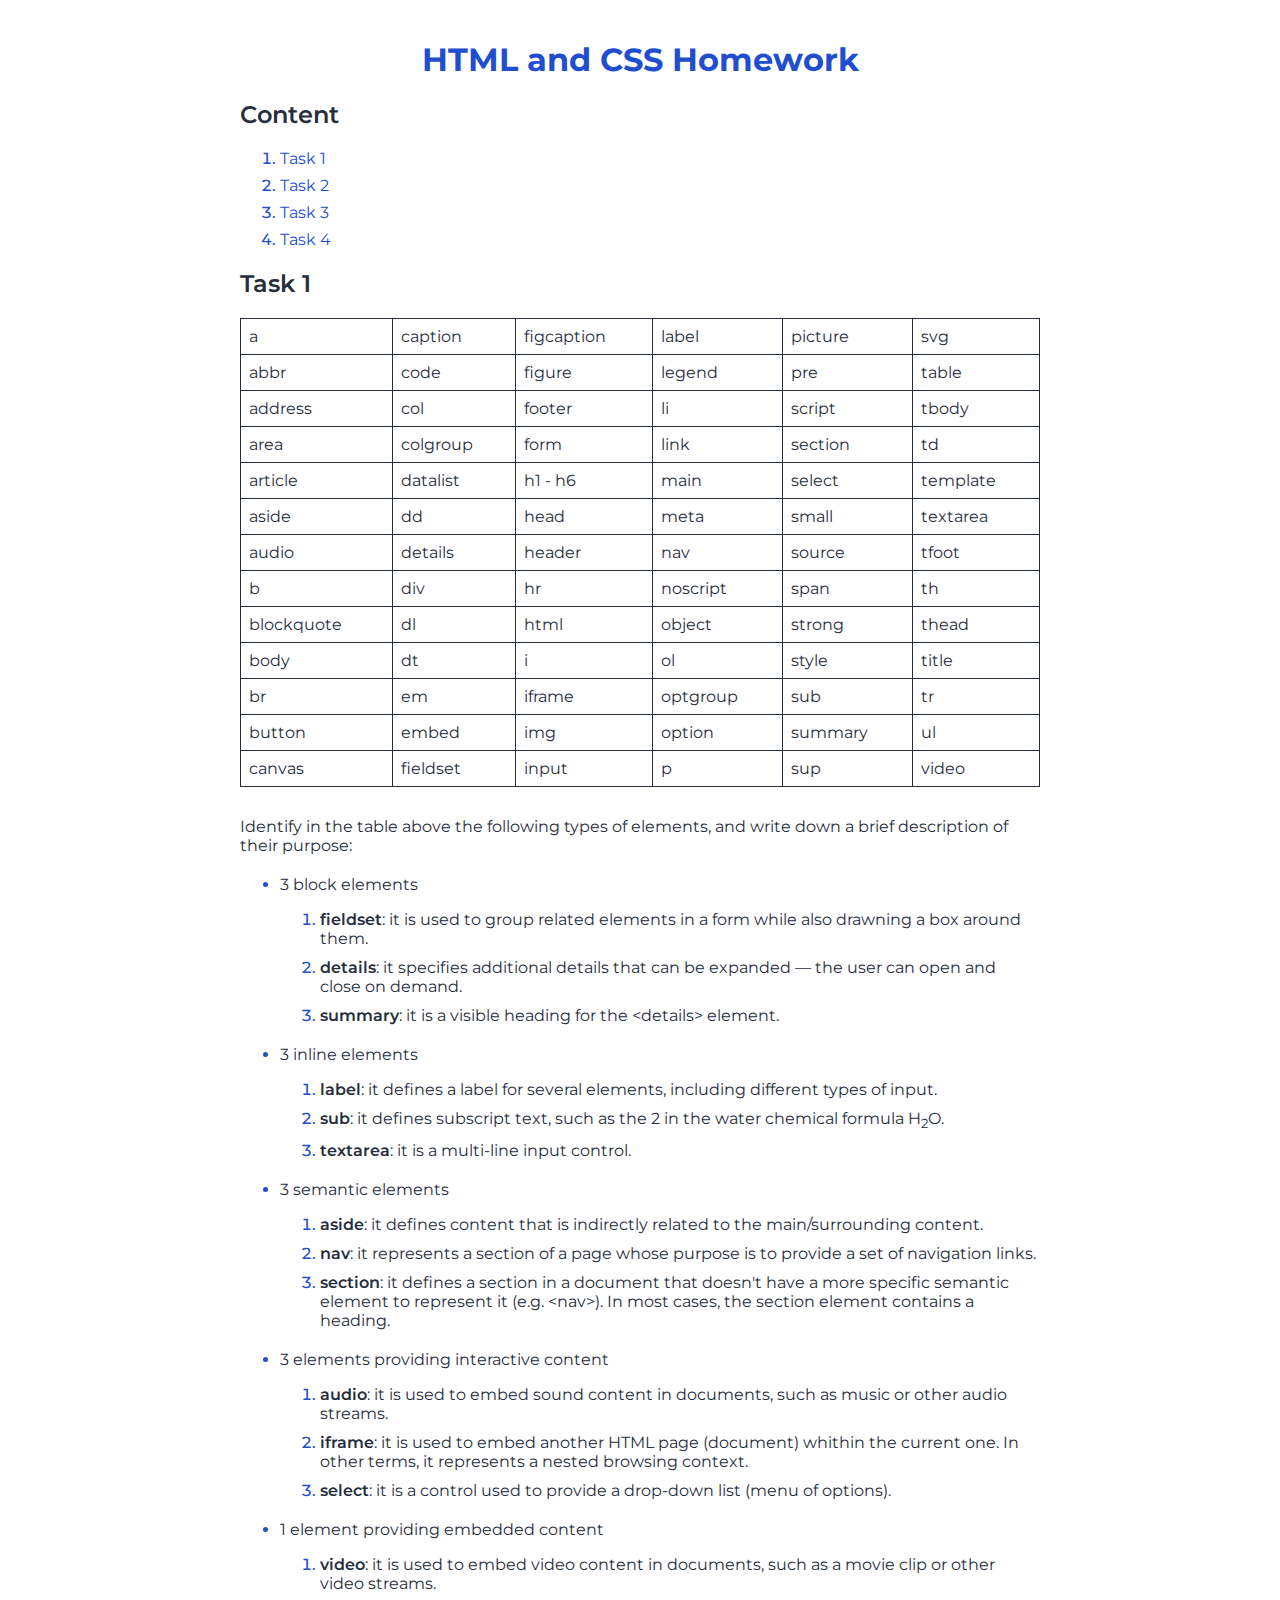
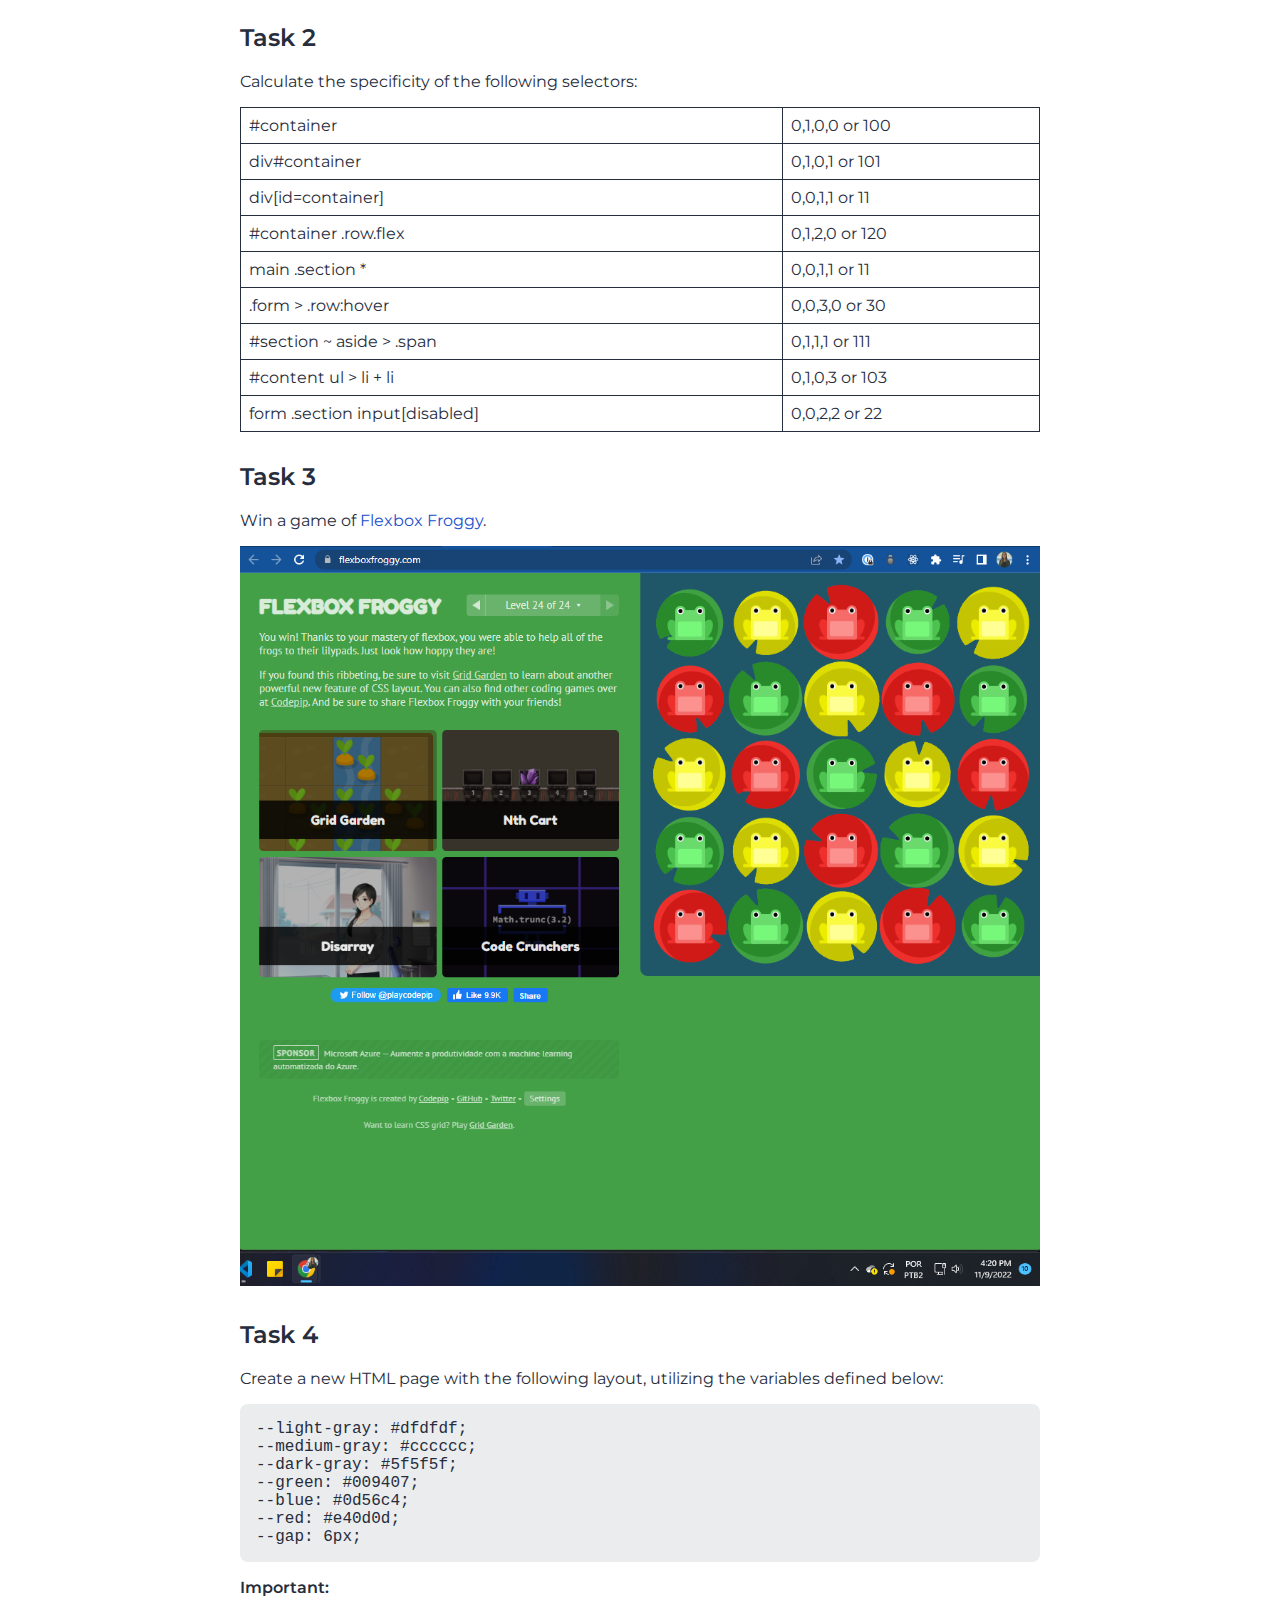
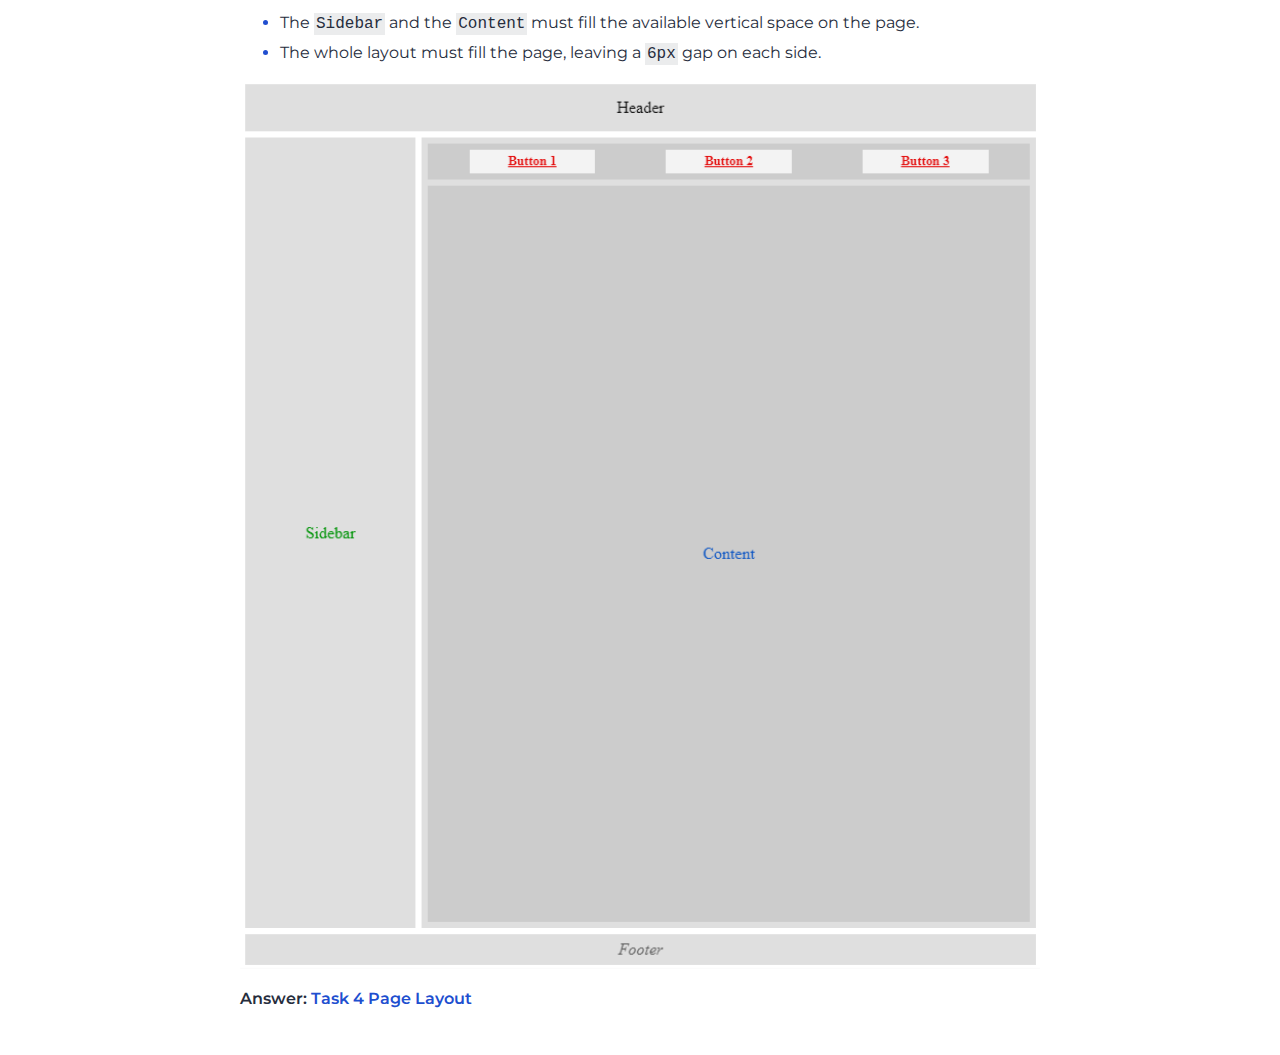
<file: index.html>
<!DOCTYPE html>
<html lang="en">
<head>
    <meta charset="UTF-8">
    <meta http-equiv="X-UA-Compatible" content="IE=edge">
    <meta name="viewport" content="width=device-width, initial-scale=1.0">
    <link rel="preconnect" href="https://fonts.googleapis.com">
    <link rel="preconnect" href="https://fonts.gstatic.com" crossorigin>
    <link href="https://fonts.googleapis.com/css2?family=Montserrat:wght@100;200;300;400;500;600;700;800;900&display=swap" rel="stylesheet">
    <link rel="stylesheet" href="styles/styles.css">
    <title>HTML and CSS Homework</title>
</head>
<body>
    <header>
        <h1>HTML and CSS Homework</h1>
        <nav class="page-content">
            <h2>Content</h2>
            <ol class="page-content__list">
                <li>
                    <a href="#task-one">Task 1</a>
                </li>
                <li>
                    <a href="#task-two">Task 2</a>
                </li>
                <li>
                    <a href="#task-three">Task 3</a>
                </li>
                <li>
                    <a href="#task-four">Task 4</a>
                </li>
            </ol>
        </nav>
    </header>
    <main>
        <section id="task-one" class="task">
            <h2>Task 1</h2>
            <table class="task__table">
                <tr>
                    <td>a</td>
                    <td>caption</td>
                    <td>figcaption</td>
                    <td>label</td>
                    <td>picture</td>
                    <td>svg</td>
                </tr>
                <tr>
                    <td>abbr</td>
                    <td>code</td>
                    <td>figure</td>
                    <td>legend</td>
                    <td>pre</td>
                    <td>table</td>
                </tr>
                <tr>
                    <td>address</td>
                    <td>col</td>
                    <td>footer</td>
                    <td>li</td>
                    <td>script</td>
                    <td>tbody</td>
                </tr>
                <tr>
                    <td>area</td>
                    <td>colgroup</td>
                    <td>form</td>
                    <td>link</td>
                    <td>section</td>
                    <td>td</td>
                </tr>
                <tr>
                    <td>article</td>
                    <td>datalist</td>
                    <td>h1 - h6</td>
                    <td>main</td>
                    <td>select</td>
                    <td>template</td>
                </tr>
                <tr>
                    <td>aside</td>
                    <td>dd</td>
                    <td>head</td>
                    <td>meta</td>
                    <td>small</td>
                    <td>textarea</td>
                </tr>
                <tr>
                    <td>audio</td>
                    <td>details</td>
                    <td>header</td>
                    <td>nav</td>
                    <td>source</td>
                    <td>tfoot</td>
                </tr>
                <tr>
                    <td>b</td>
                    <td>div</td>
                    <td>hr</td>
                    <td>noscript</td>
                    <td>span</td>
                    <td>th</td>
                </tr>
                <tr>
                    <td>blockquote</td>
                    <td>dl</td>
                    <td>html</td>
                    <td>object</td>
                    <td>strong</td>
                    <td>thead</td>
                </tr>
                <tr>
                    <td>body</td>
                    <td>dt</td>
                    <td>i</td>
                    <td>ol</td>
                    <td>style</td>
                    <td>title</td>
                </tr>
                <tr>
                    <td>br</td>
                    <td>em</td>
                    <td>iframe</td>
                    <td>optgroup</td>
                    <td>sub</td>
                    <td>tr</td>
                </tr>
                <tr>
                    <td>button</td>
                    <td>embed</td>
                    <td>img</td>
                    <td>option</td>
                    <td>summary</td>
                    <td>ul</td>
                </tr>
                <tr>
                    <td>canvas</td>
                    <td>fieldset</td>
                    <td>input</td>
                    <td>p</td>
                    <td>sup</td>
                    <td>video</td>
                </tr>
            </table>
            <p>Identify in the table above the following types of elements, and write down a brief description of their purpose:</p>
            <ul class="task-one__subtasks">
                <li>
                    <p>3 block elements</p>
                    <ol class="task-one__elements">
                        <li>
                            <span class="bold">fieldset</span>: it is used to group related elements in a form while also drawning a box around them.
                        </li>
                        <li>
                            <span class="bold">details</span>: it specifies additional details that can be expanded — the user can open and close on demand.
                        </li>
                        <li>
                            <span class="bold">summary</span>: it is a visible heading for the &ltdetails&gt element.
                        </li>
                    </ol>
                </li>
                <li>
                    <p>3 inline elements</p>
                    <ol class="task-one__elements">
                        <li>
                            <span class="bold">label</span>: it defines a label for several elements, including different types of input.
                        </li>
                        <li>
                            <span class="bold">sub</span>: it defines subscript text, such as the 2 in the water chemical formula H<sub>2</sub>O.
                        </li>
                        <li>
                            <span class="bold">textarea</span>: it is a multi-line input control.
                        </li>
                    </ol>
                </li>
                <li>
                    <p>3 semantic elements</p>
                    <ol class="task-one__elements">
                        <li>
                            <span class="bold">aside</span>: it defines content that is indirectly related to the main/surrounding content.
                        </li>
                        <li>
                            <span class="bold">nav</span>: it represents a section of a page whose purpose is to provide a set of navigation links.
                        </li>
                        <li>
                            <span class="bold">section</span>: it defines a section in a document that doesn't have a more specific semantic element to represent it (e.g. &ltnav&gt).
                            In most cases, the section element contains a heading.
                        </li>
                    </ol>
                </li>
                <li>
                    <p>3 elements providing interactive content</p>
                    <ol class="task-one__elements">
                        <li>
                            <span class="bold">audio</span>: it is used to embed sound content in documents, such as music or other audio streams.
                        </li>
                        <li>
                            <span class="bold">iframe</span>: it is used to embed another HTML page (document) whithin the current one. In other terms, it represents a nested browsing context.
                        <li>
                            <span class="bold">select</span>: it is a control used to provide a drop-down list (menu of options).
                        </li>
                    </ol>
                </li>
                <li>
                    <p>1 element providing embedded content</p>
                    <ol class="task-one__elements">
                        <li>
                            <span class="bold">video</span>: it is used to embed video content in documents, such as a movie clip or other video streams.
                        </li>
                    </ol>
                </li>
            </ul>
        </section>
        <section id="task-two" class="task">
            <h2>Task 2</h2>
            <p>Calculate the specificity of the following selectors:</p>
            <table class="task__table">
                <tr>
                    <td>#container</td>
                    <td>0,1,0,0 or 100</td>
                </tr>
                <tr>
                    <td>div#container</td>
                    <td>0,1,0,1 or 101</td>
                </tr>
                <tr>
                    <td>div[id=container]</td>
                    <td>0,0,1,1 or 11</td>
                </tr>
                <tr>
                    <td>#container .row.flex</td>
                    <td>0,1,2,0 or 120</td>
                </tr>
                <tr>
                    <td>main .section *</td>
                    <td>0,0,1,1 or 11</td>
                </tr>
                <tr>
                    <td>.form > .row:hover</td>
                    <td>0,0,3,0 or 30</td>
                </tr>
                <tr>
                    <td>#section ~ aside > .span</td>
                    <td>0,1,1,1 or 111</td>
                </tr>
                <tr>
                    <td>#content ul > li + li</td>
                    <td>0,1,0,3 or 103</td>
                </tr>
                <tr>
                    <td>form .section input[disabled]</td>
                    <td>0,0,2,2 or 22</td>
                </tr>
            </table>
        </section>
        <section id="task-three" class="task">
            <h2>Task 3</h2>
            <p>Win a game of <a href="https://flexboxfroggy.com/" target="_blank">Flexbox Froggy</a>.</p>
            <img src="/images/flexbox-froggy.png" alt="Isabelly's Flexbox Froggy game completion screenshot">
        </section>
        <section id="task-four" class="task">
            <h2>Task 4</h2>
            <p>Create a new HTML page with the following layout, utilizing the variables defined below:</p>
            <pre>
                --light-gray: #dfdfdf;
                --medium-gray: #cccccc;
                --dark-gray: #5f5f5f;
                --green: #009407;
                --blue: #0d56c4;
                --red: #e40d0d;
                --gap: 6px;
            </pre>
            <p class="bold">Important:</p>
            <ul class="task-four__list">
                <li>The <code>Sidebar</code> and the <code>Content</code> must fill the available vertical space on the page.</li>
                <li>The whole layout must fill the page, leaving a <code>6px</code> gap on each side.</li>
            </ul>
            <img src="/images/task-4-layout.png" alt="Task 4 layout">
            <p class="bold">
                Answer: <a href="task-four.html">Task 4 Page Layout</a>
            </p>
        </section>
    </main>
</body>
</html>
</file>
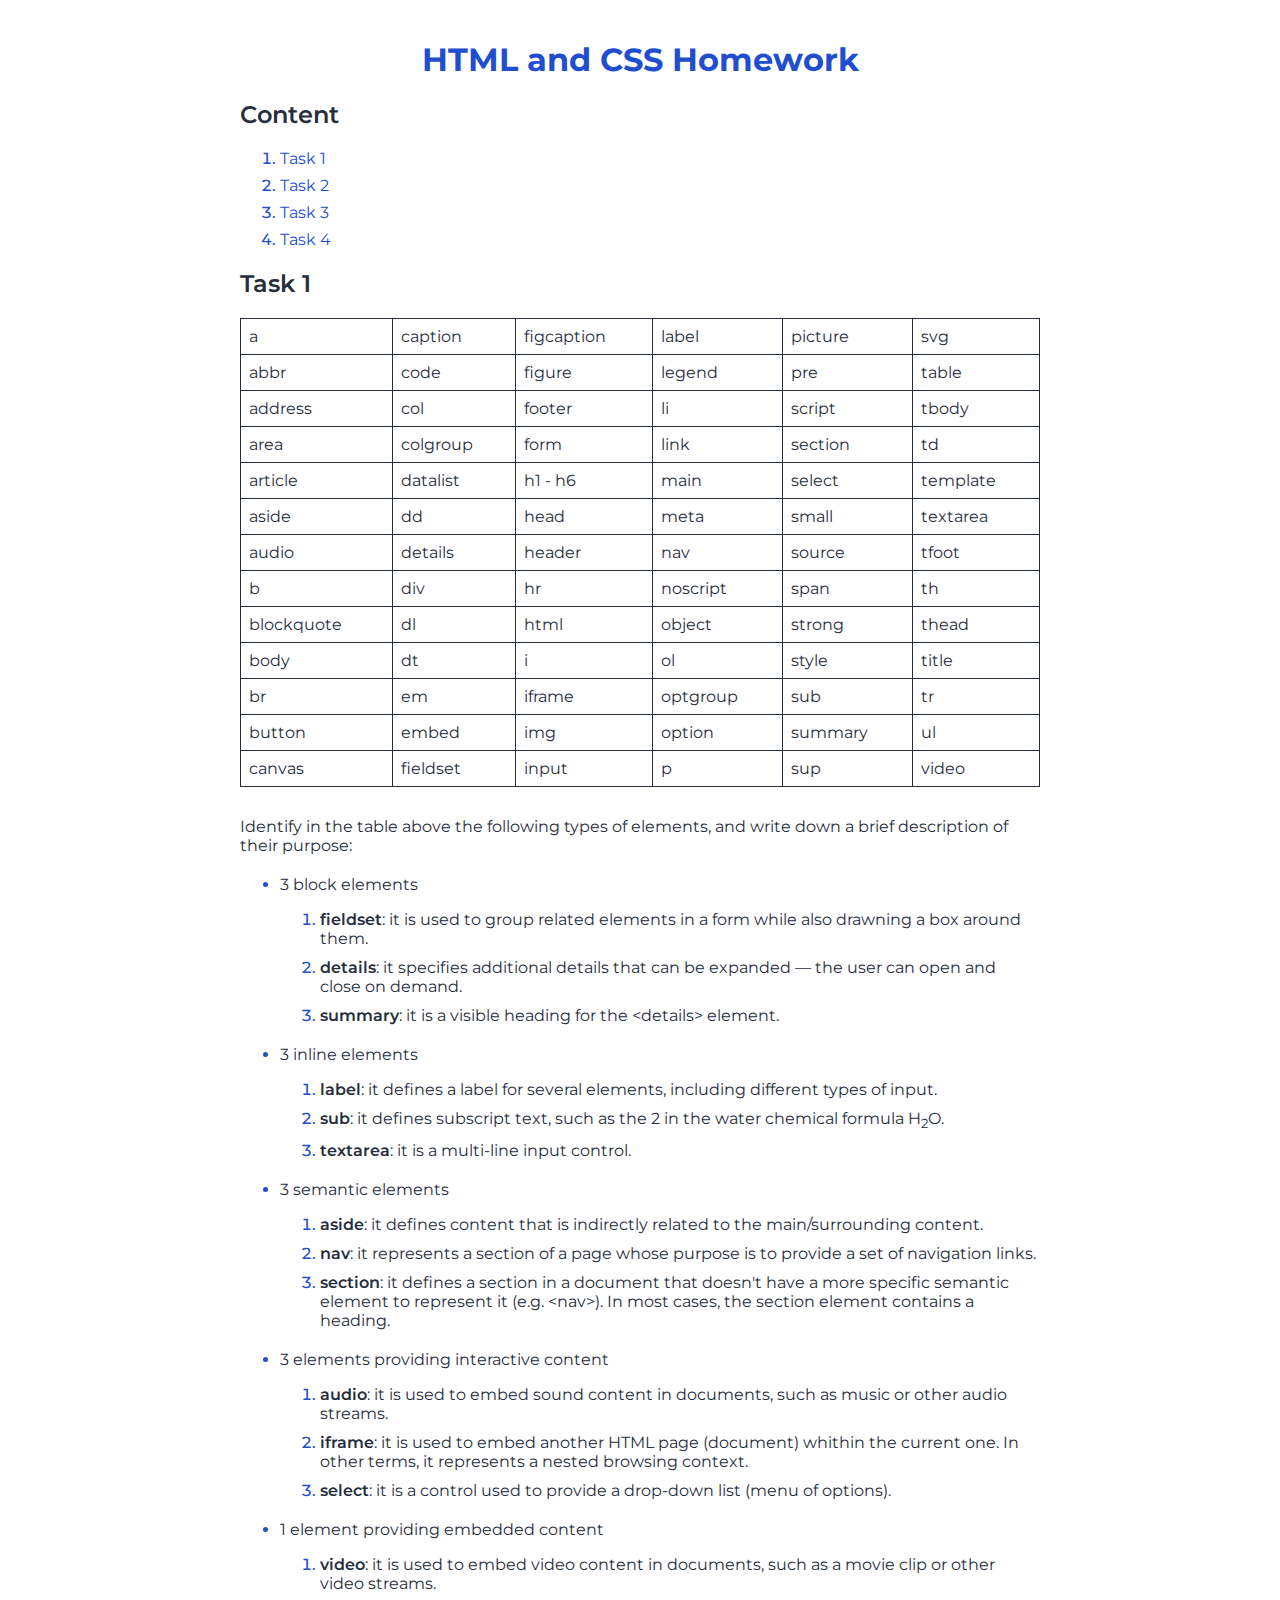
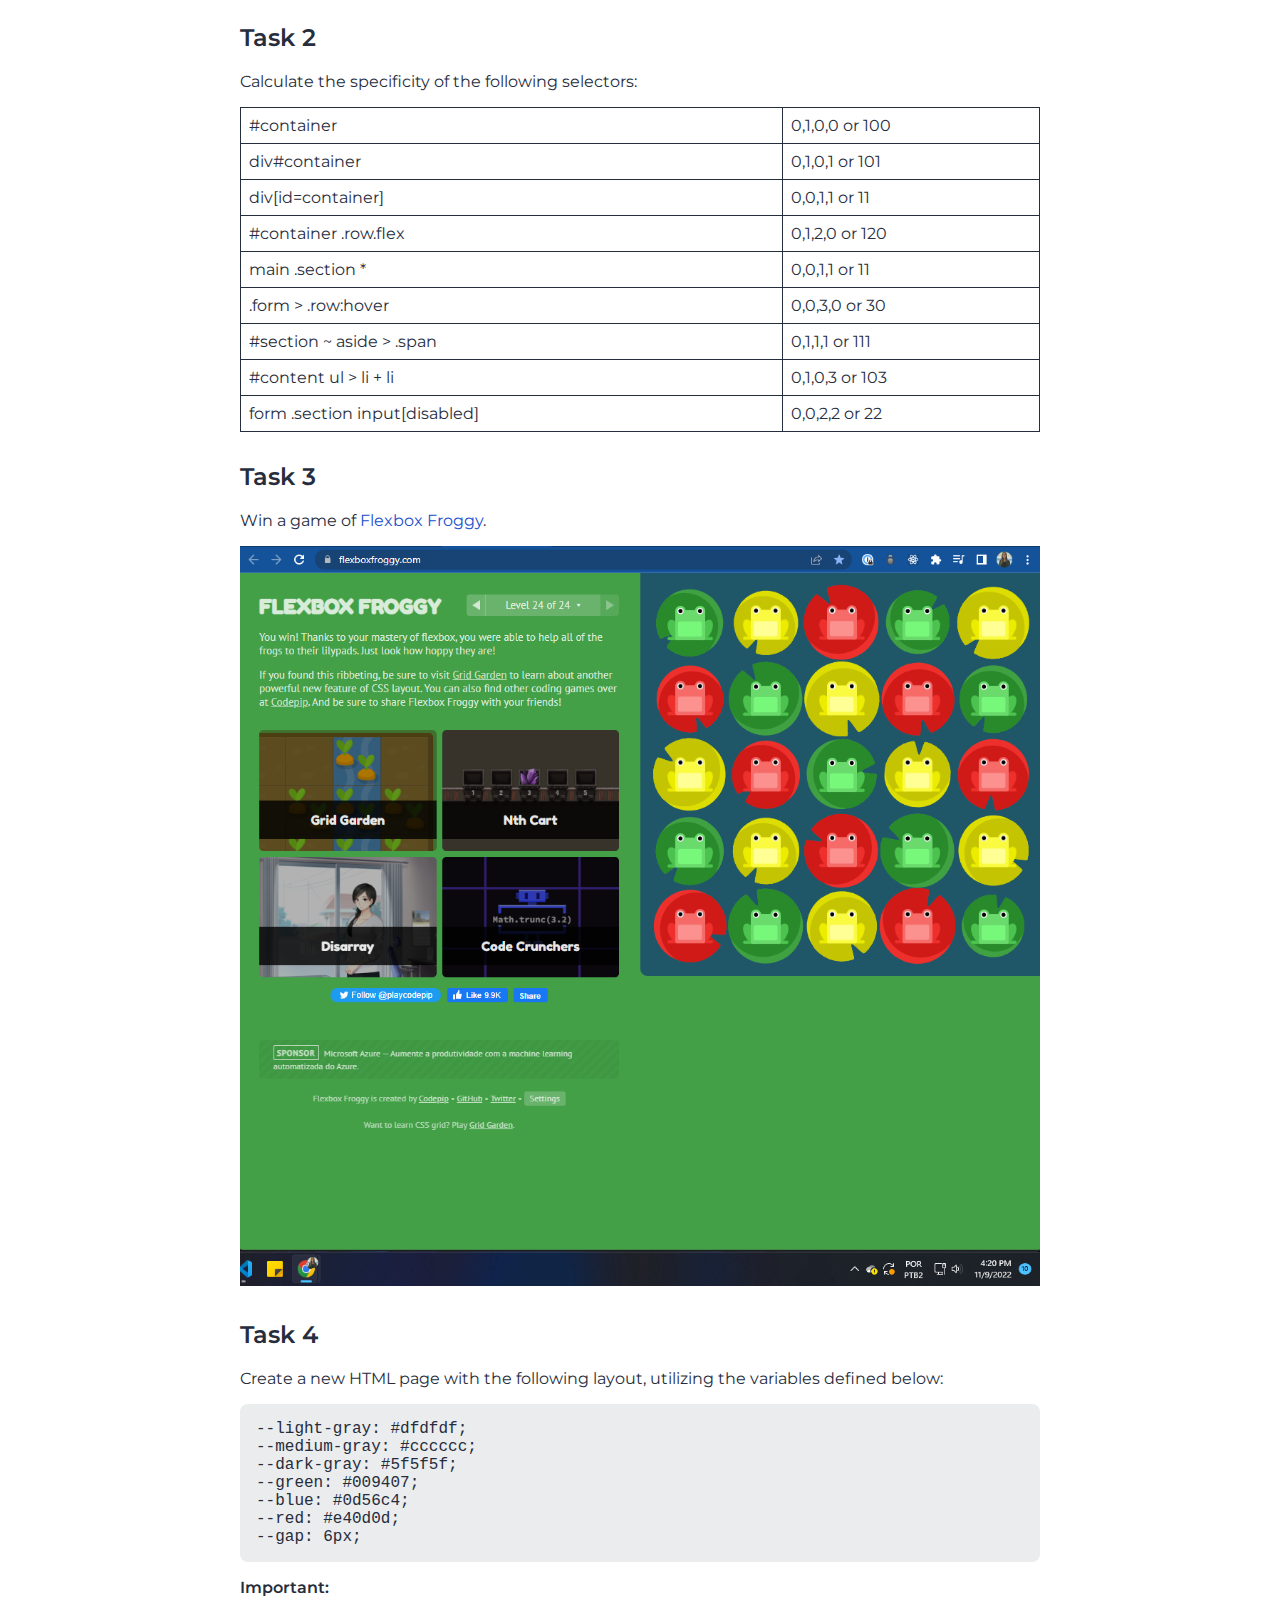
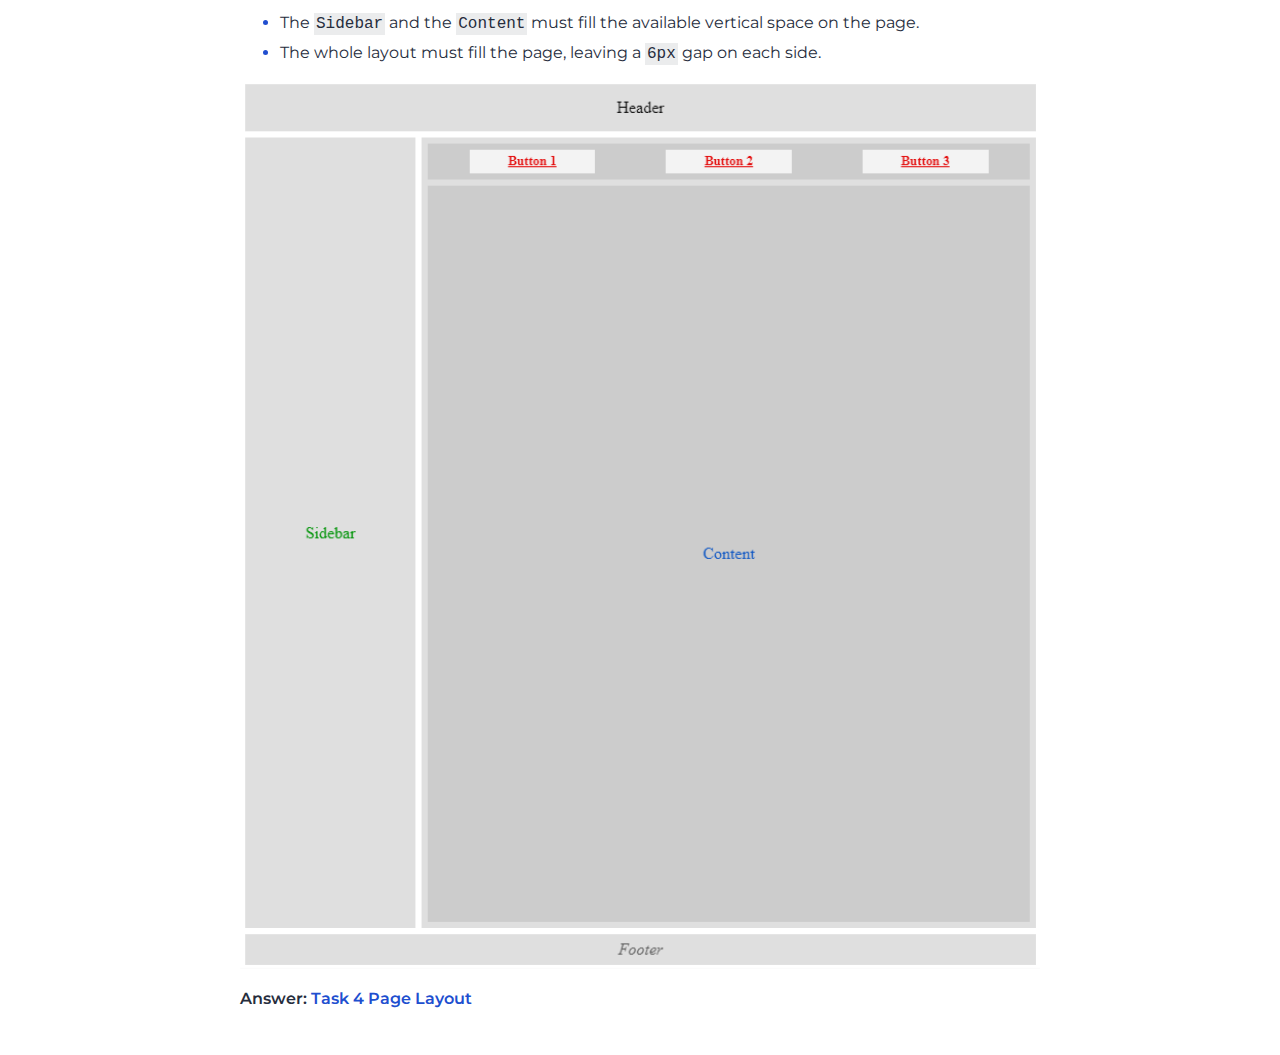
<file: html-css-level-1/index.html>
<!DOCTYPE html>
<html lang="en">
<head>
    <meta charset="UTF-8">
    <meta http-equiv="X-UA-Compatible" content="IE=edge">
    <meta name="viewport" content="width=device-width, initial-scale=1.0">
    <link rel="preconnect" href="https://fonts.googleapis.com">
    <link rel="preconnect" href="https://fonts.gstatic.com" crossorigin>
    <link href="https://fonts.googleapis.com/css2?family=Montserrat:wght@100;200;300;400;500;600;700;800;900&display=swap" rel="stylesheet">
    <link rel="stylesheet" href="./styles/styles.css">
    <title>HTML and CSS Homework</title>
</head>
<body>
    <header>
        <h1>HTML and CSS Homework</h1>
        <nav class="page-content">
            <h2>Content</h2>
            <ol class="page-content__list">
                <li>
                    <a href="#task-one">Task 1</a>
                </li>
                <li>
                    <a href="#task-two">Task 2</a>
                </li>
                <li>
                    <a href="#task-three">Task 3</a>
                </li>
                <li>
                    <a href="#task-four">Task 4</a>
                </li>
            </ol>
        </nav>
    </header>
    <main>
        <section id="task-one" class="task">
            <h2>Task 1</h2>
            <table class="task__table">
                <tr>
                    <td>a</td>
                    <td>caption</td>
                    <td>figcaption</td>
                    <td>label</td>
                    <td>picture</td>
                    <td>svg</td>
                </tr>
                <tr>
                    <td>abbr</td>
                    <td>code</td>
                    <td>figure</td>
                    <td>legend</td>
                    <td>pre</td>
                    <td>table</td>
                </tr>
                <tr>
                    <td>address</td>
                    <td>col</td>
                    <td>footer</td>
                    <td>li</td>
                    <td>script</td>
                    <td>tbody</td>
                </tr>
                <tr>
                    <td>area</td>
                    <td>colgroup</td>
                    <td>form</td>
                    <td>link</td>
                    <td>section</td>
                    <td>td</td>
                </tr>
                <tr>
                    <td>article</td>
                    <td>datalist</td>
                    <td>h1 - h6</td>
                    <td>main</td>
                    <td>select</td>
                    <td>template</td>
                </tr>
                <tr>
                    <td>aside</td>
                    <td>dd</td>
                    <td>head</td>
                    <td>meta</td>
                    <td>small</td>
                    <td>textarea</td>
                </tr>
                <tr>
                    <td>audio</td>
                    <td>details</td>
                    <td>header</td>
                    <td>nav</td>
                    <td>source</td>
                    <td>tfoot</td>
                </tr>
                <tr>
                    <td>b</td>
                    <td>div</td>
                    <td>hr</td>
                    <td>noscript</td>
                    <td>span</td>
                    <td>th</td>
                </tr>
                <tr>
                    <td>blockquote</td>
                    <td>dl</td>
                    <td>html</td>
                    <td>object</td>
                    <td>strong</td>
                    <td>thead</td>
                </tr>
                <tr>
                    <td>body</td>
                    <td>dt</td>
                    <td>i</td>
                    <td>ol</td>
                    <td>style</td>
                    <td>title</td>
                </tr>
                <tr>
                    <td>br</td>
                    <td>em</td>
                    <td>iframe</td>
                    <td>optgroup</td>
                    <td>sub</td>
                    <td>tr</td>
                </tr>
                <tr>
                    <td>button</td>
                    <td>embed</td>
                    <td>img</td>
                    <td>option</td>
                    <td>summary</td>
                    <td>ul</td>
                </tr>
                <tr>
                    <td>canvas</td>
                    <td>fieldset</td>
                    <td>input</td>
                    <td>p</td>
                    <td>sup</td>
                    <td>video</td>
                </tr>
            </table>
            <p>Identify in the table above the following types of elements, and write down a brief description of their purpose:</p>
            <ul class="task-one__subtasks">
                <li>
                    <p>3 block elements</p>
                    <ol class="task-one__elements">
                        <li>
                            <span class="bold">fieldset</span>: it is used to group related elements in a form while also drawning a box around them.
                        </li>
                        <li>
                            <span class="bold">details</span>: it specifies additional details that can be expanded — the user can open and close on demand.
                        </li>
                        <li>
                            <span class="bold">summary</span>: it is a visible heading for the &ltdetails&gt element.
                        </li>
                    </ol>
                </li>
                <li>
                    <p>3 inline elements</p>
                    <ol class="task-one__elements">
                        <li>
                            <span class="bold">label</span>: it defines a label for several elements, including different types of input.
                        </li>
                        <li>
                            <span class="bold">sub</span>: it defines subscript text, such as the 2 in the water chemical formula H<sub>2</sub>O.
                        </li>
                        <li>
                            <span class="bold">textarea</span>: it is a multi-line input control.
                        </li>
                    </ol>
                </li>
                <li>
                    <p>3 semantic elements</p>
                    <ol class="task-one__elements">
                        <li>
                            <span class="bold">aside</span>: it defines content that is indirectly related to the main/surrounding content.
                        </li>
                        <li>
                            <span class="bold">nav</span>: it represents a section of a page whose purpose is to provide a set of navigation links.
                        </li>
                        <li>
                            <span class="bold">section</span>: it defines a section in a document that doesn't have a more specific semantic element to represent it (e.g. &ltnav&gt).
                            In most cases, the section element contains a heading.
                        </li>
                    </ol>
                </li>
                <li>
                    <p>3 elements providing interactive content</p>
                    <ol class="task-one__elements">
                        <li>
                            <span class="bold">audio</span>: it is used to embed sound content in documents, such as music or other audio streams.
                        </li>
                        <li>
                            <span class="bold">iframe</span>: it is used to embed another HTML page (document) whithin the current one. In other terms, it represents a nested browsing context.
                        <li>
                            <span class="bold">select</span>: it is a control used to provide a drop-down list (menu of options).
                        </li>
                    </ol>
                </li>
                <li>
                    <p>1 element providing embedded content</p>
                    <ol class="task-one__elements">
                        <li>
                            <span class="bold">video</span>: it is used to embed video content in documents, such as a movie clip or other video streams.
                        </li>
                    </ol>
                </li>
            </ul>
        </section>
        <section id="task-two" class="task">
            <h2>Task 2</h2>
            <p>Calculate the specificity of the following selectors:</p>
            <table class="task__table">
                <tr>
                    <td>#container</td>
                    <td>0,1,0,0 or 100</td>
                </tr>
                <tr>
                    <td>div#container</td>
                    <td>0,1,0,1 or 101</td>
                </tr>
                <tr>
                    <td>div[id=container]</td>
                    <td>0,0,1,1 or 11</td>
                </tr>
                <tr>
                    <td>#container .row.flex</td>
                    <td>0,1,2,0 or 120</td>
                </tr>
                <tr>
                    <td>main .section *</td>
                    <td>0,0,1,1 or 11</td>
                </tr>
                <tr>
                    <td>.form > .row:hover</td>
                    <td>0,0,3,0 or 30</td>
                </tr>
                <tr>
                    <td>#section ~ aside > .span</td>
                    <td>0,1,1,1 or 111</td>
                </tr>
                <tr>
                    <td>#content ul > li + li</td>
                    <td>0,1,0,3 or 103</td>
                </tr>
                <tr>
                    <td>form .section input[disabled]</td>
                    <td>0,0,2,2 or 22</td>
                </tr>
            </table>
        </section>
        <section id="task-three" class="task">
            <h2>Task 3</h2>
            <p>Win a game of <a href="https://flexboxfroggy.com/" target="_blank">Flexbox Froggy</a>.</p>
            <img src="./images/flexbox-froggy.png" alt="Isabelly's Flexbox Froggy game completion screenshot">
        </section>
        <section id="task-four" class="task">
            <h2>Task 4</h2>
            <p>Create a new HTML page with the following layout, utilizing the variables defined below:</p>
            <pre>
                --light-gray: #dfdfdf;
                --medium-gray: #cccccc;
                --dark-gray: #5f5f5f;
                --green: #009407;
                --blue: #0d56c4;
                --red: #e40d0d;
                --gap: 6px;
            </pre>
            <p class="bold">Important:</p>
            <ul class="task-four__list">
                <li>The <code>Sidebar</code> and the <code>Content</code> must fill the available vertical space on the page.</li>
                <li>The whole layout must fill the page, leaving a <code>6px</code> gap on each side.</li>
            </ul>
            <img src="./images/task-4-layout.png" alt="Task 4 layout">
            <p class="bold">
                Answer: <a href="task-four.html">Task 4 Page Layout</a>
            </p>
        </section>
    </main>
</body>
</html>
</file>
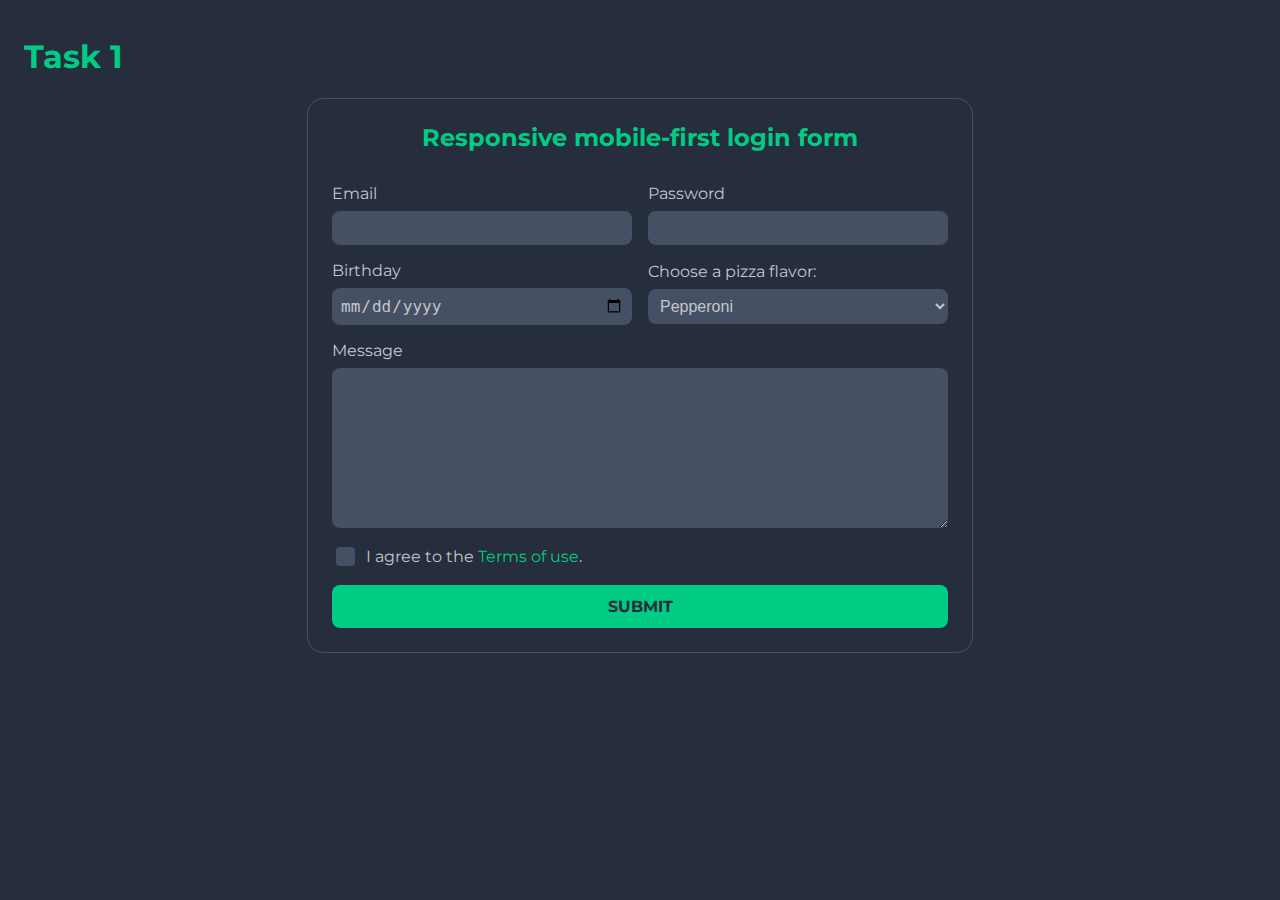
<file: html-css-level-2/task-one/index.html>
<!DOCTYPE html>
<html lang="en">
<head>
  <meta charset="UTF-8">
  <meta http-equiv="X-UA-Compatible" content="IE=edge">
  <meta name="viewport" content="width=device-width, initial-scale=1.0">
  <link rel="preconnect" href="https://fonts.googleapis.com">
  <link rel="preconnect" href="https://fonts.gstatic.com" crossorigin>
  <link href="https://fonts.googleapis.com/css2?family=Montserrat:wght@100;200;300;400;500;600;700;800;900&display=swap" rel="stylesheet">
  <link rel="stylesheet" href="styles.css">
  <title>Task 1</title>
</head>
<body>
  <main>
    <h1 class="page__title">Task 1</h1>
    <section class="form-container">
      <h2 class="form__title">Responsive mobile-first login form</h2>
      <form onsubmit="" class="form">
        <div class="form__email-container">
          <label class="form__label" for="email">Email</label>
          <input class="form__input" type="email" id="email" name="email" required>
        </div>

        <div class="form__password-container">
          <label class="form__label" for="password">Password</label>
          <input class="form__input" type="password" id="password" name="password" required>
        </div>

        <div class="form__birthday-container">
          <label class="form__label" for="birthday">Birthday</label>
          <input class="form__input" type="date" id="birthday" name="birthday" required>
        </div>

        <div class="form__pizza-container">
          <label class="form__label" for="pizza">Choose a pizza flavor:</label>
          <select class="form__select" id="pizza" name="pizza">
            <option value="pepperoni">Pepperoni</option>
            <option value="bacon">Bacon</option>
            <option value="cheese">Cheese</option>
            <option value="margherita">Margherita</option>
            <option value="veggie">Veggie</option>
          </select>
        </div>

        <div class="form__message-container">
          <label class="form__label" for="message">Message</label>
          <textarea class="form__message" id="message" name="message" maxlength="200" required></textarea>
        </div>

        <div class="form__termsOfUse-container">
          <input class="form__checkbox" type="checkbox" id="termsOfUse" name="termsOfUse" required>
          <label class="form__label" for="termsOfUse">I agree to the <a href="#">Terms of use</a>.</label>
        </div>

        <button class="form__button" type="submit">Submit</button>
      </form>
    </section>
  </main>
</body>
</html>
</file>
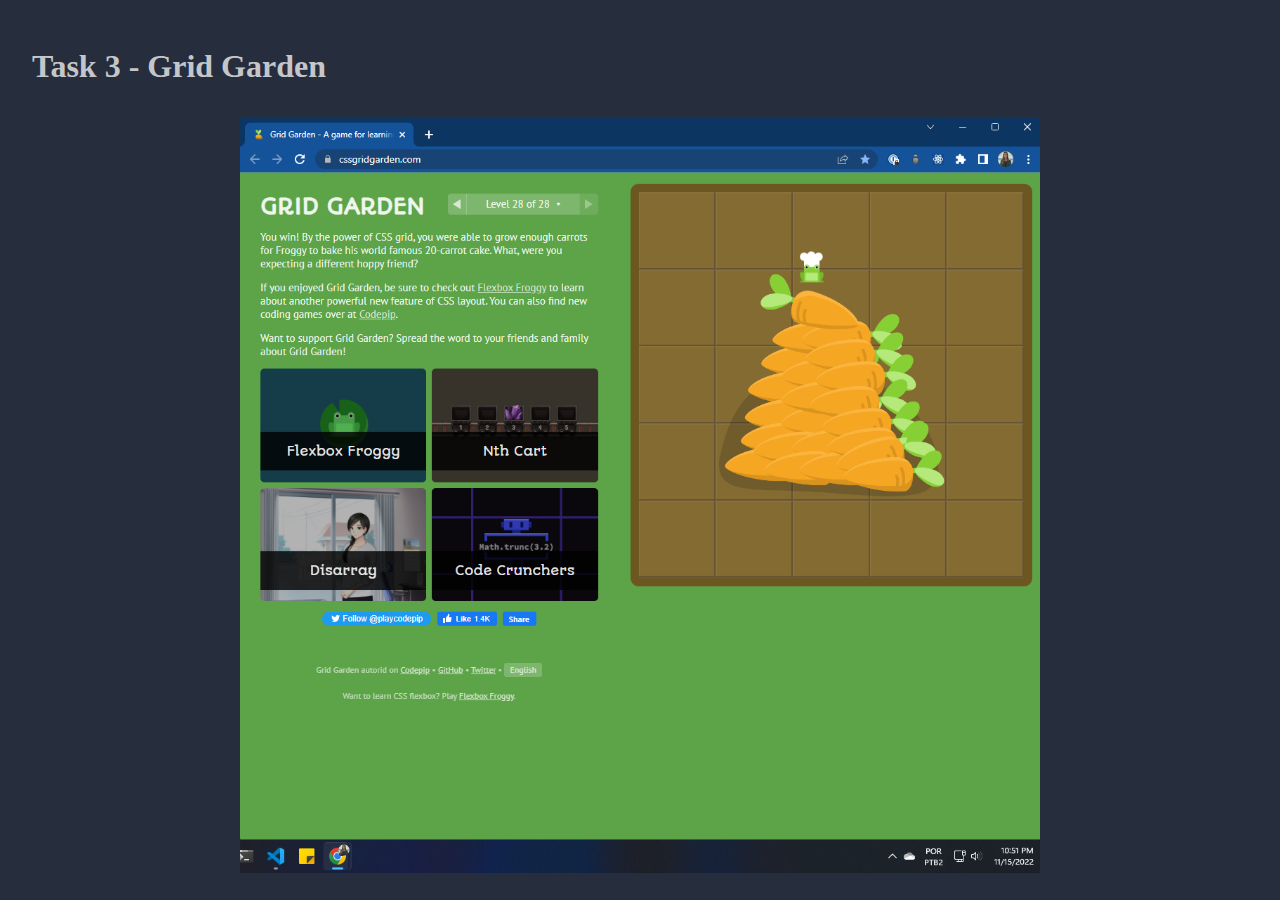
<file: html-css-level-2/task-three/index.html>
<!DOCTYPE html>
<html lang="en">
<head>
  <meta charset="UTF-8">
  <meta http-equiv="X-UA-Compatible" content="IE=edge">
  <meta name="viewport" content="width=device-width, initial-scale=1.0">
  <link rel="stylesheet" href="styles.css">
  <title>Task 3</title>
</head>
<body>
  <main>
    <h1>Task 3 - Grid Garden</h1>
    <img src="./grid-garden.png" alt="Isabelly's Grid Garden game completion screenshot">
  </main>
</body>
</html>
</file>
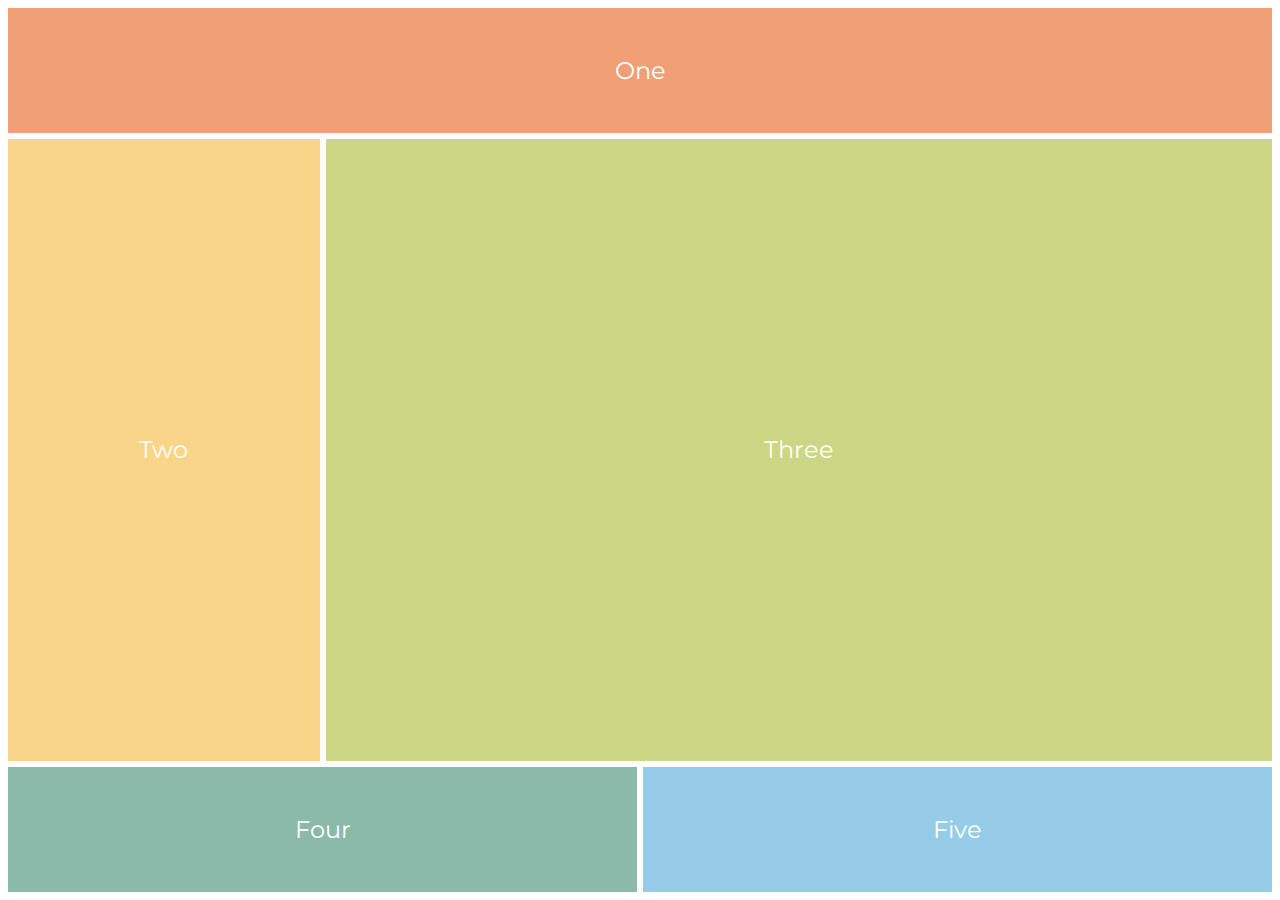
<file: html-css-level-2/extra-exercises/section-2/index.html>
<!DOCTYPE html>
<html lang="en">
<head>
  <meta charset="UTF-8">
  <meta http-equiv="X-UA-Compatible" content="IE=edge">
  <meta name="viewport" content="width=device-width, initial-scale=1.0">
  <link rel="preconnect" href="https://fonts.googleapis.com">
  <link rel="preconnect" href="https://fonts.gstatic.com" crossorigin>
  <link href="https://fonts.googleapis.com/css2?family=Montserrat:wght@600&display=swap" rel="stylesheet">
  <link rel="stylesheet" href="task-2-1.css">
  <!-- <link rel="stylesheet" href="task-2-2.css"> -->
  <!-- <link rel="stylesheet" href="task-2-3.css"> -->
  <title>Task 2.1 to 2.3</title>
</head>
<body>
  <div class="container">
    <div class="one">One</div>
    <div class="two">Two</div>
    <div class="three">Three</div>
    <div class="four">Four</div>
    <div class="five">Five</div>
  </div>
</body>
</html>
</file>
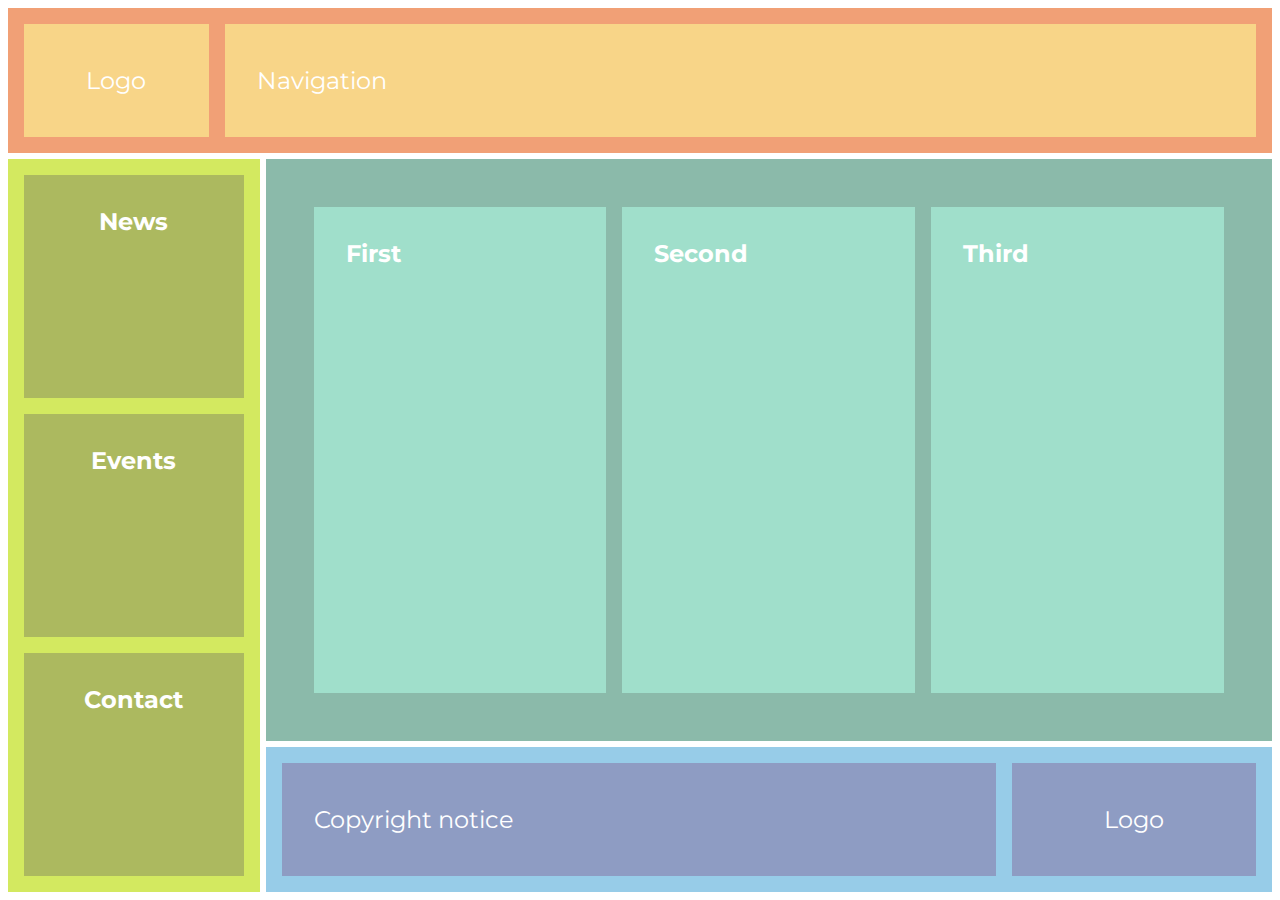
<file: html-css-level-2/extra-exercises/section-2/task-2-4/index.html>
<!DOCTYPE html>
<html lang="en">
<head>
  <meta charset="UTF-8">
  <meta http-equiv="X-UA-Compatible" content="IE=edge">
  <meta name="viewport" content="width=device-width, initial-scale=1.0">
  <link rel="preconnect" href="https://fonts.googleapis.com">
  <link rel="preconnect" href="https://fonts.gstatic.com" crossorigin>
  <link href="https://fonts.googleapis.com/css2?family=Montserrat:wght@600&display=swap" rel="stylesheet">
  <link rel="stylesheet" href="styles.css">
  <title>Task 2.4</title>
</head>
<body>
  <div class="container">
    <header>
      <div class="logo">Logo</div>
      <nav>Navigation</nav>
    </header>
    <aside>
      <section>
        <h3>News</h3>
      </section>
      <section>
        <h3>Events</h3>
      </section>
      <section>
        <h3>Contact</h3>
      </section>
    </aside>
    <main>
      <article>
        <h2>First</h2>
      </article>
      <article>
        <h2>Second</h2>
      </article>
      <article>
        <h2>Third</h2>
      </article>
    </main>
    <footer>
      <p>Copyright notice</p>
      <div class="logo">Logo</div>
    </footer>
  </div>
</body>
</html>
</file>
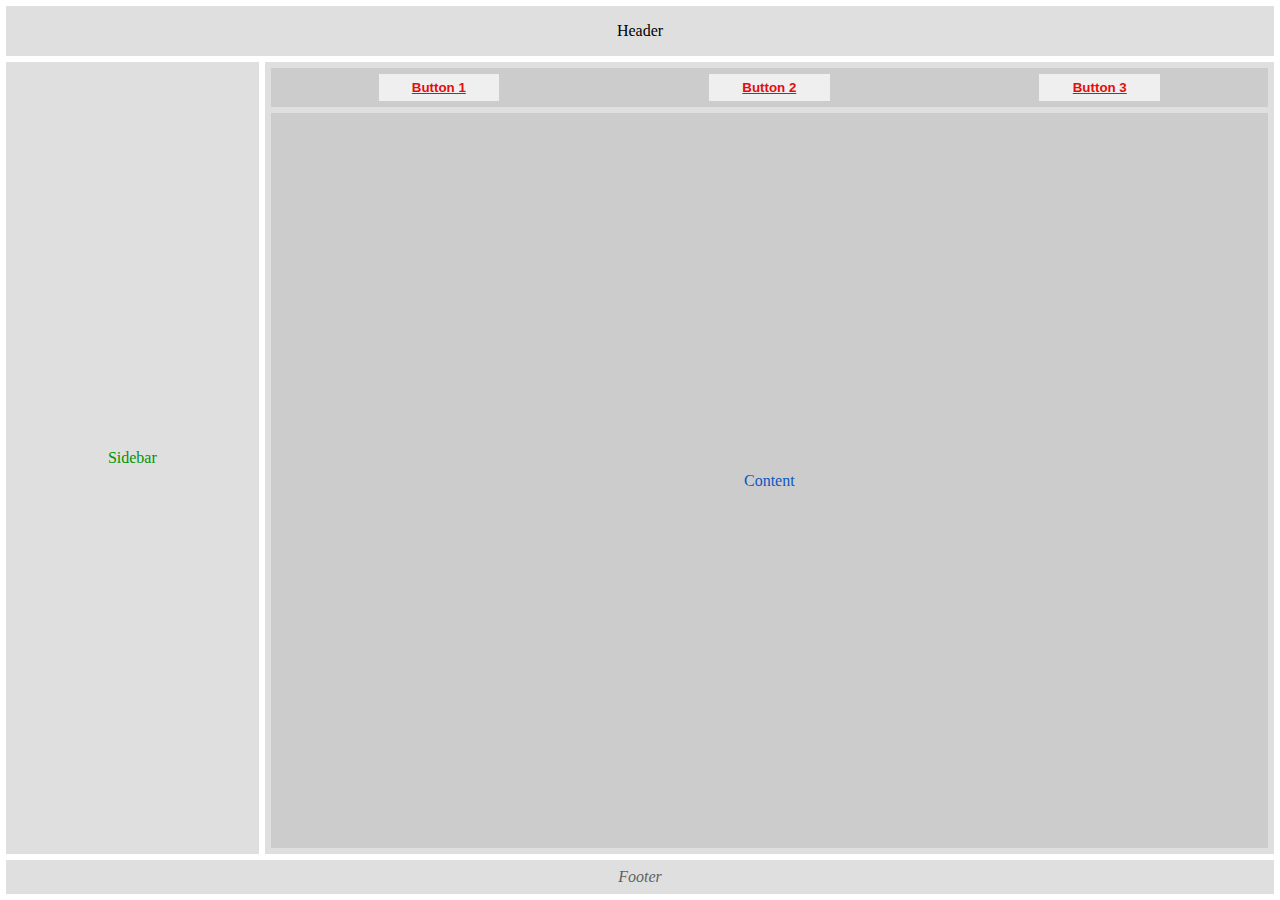
<file: task-four.html>
<!DOCTYPE html>
<html lang="en">
<head>
  <meta charset="UTF-8">
  <meta http-equiv="X-UA-Compatible" content="IE=edge">
  <meta name="viewport" content="width=device-width, initial-scale=1.0">
  <link rel="stylesheet" href="styles/taskFour.css">
  <title>Task 4 Layout</title>
</head>
<body>
  <header class="bg-light-gray">Header</header>
  <div class="container">
    <aside class="sidebar bg-light-gray">
      <!-- the nav element is here just to illustrate what I think would be inside of this sidebar -->
      <nav></nav>
      Sidebar
    </aside>
    <main class="bg-light-gray">
      <section class="button__container bg-gray">
        <button>Button 1</button>
        <button>Button 2</button>
        <button>Button 3</button>
      </section>
      <article class="content bg-gray">
        Content
      </article>
    </main>
  </div>
  <footer class="bg-light-gray">Footer</footer>
</body>
</html>
</file>
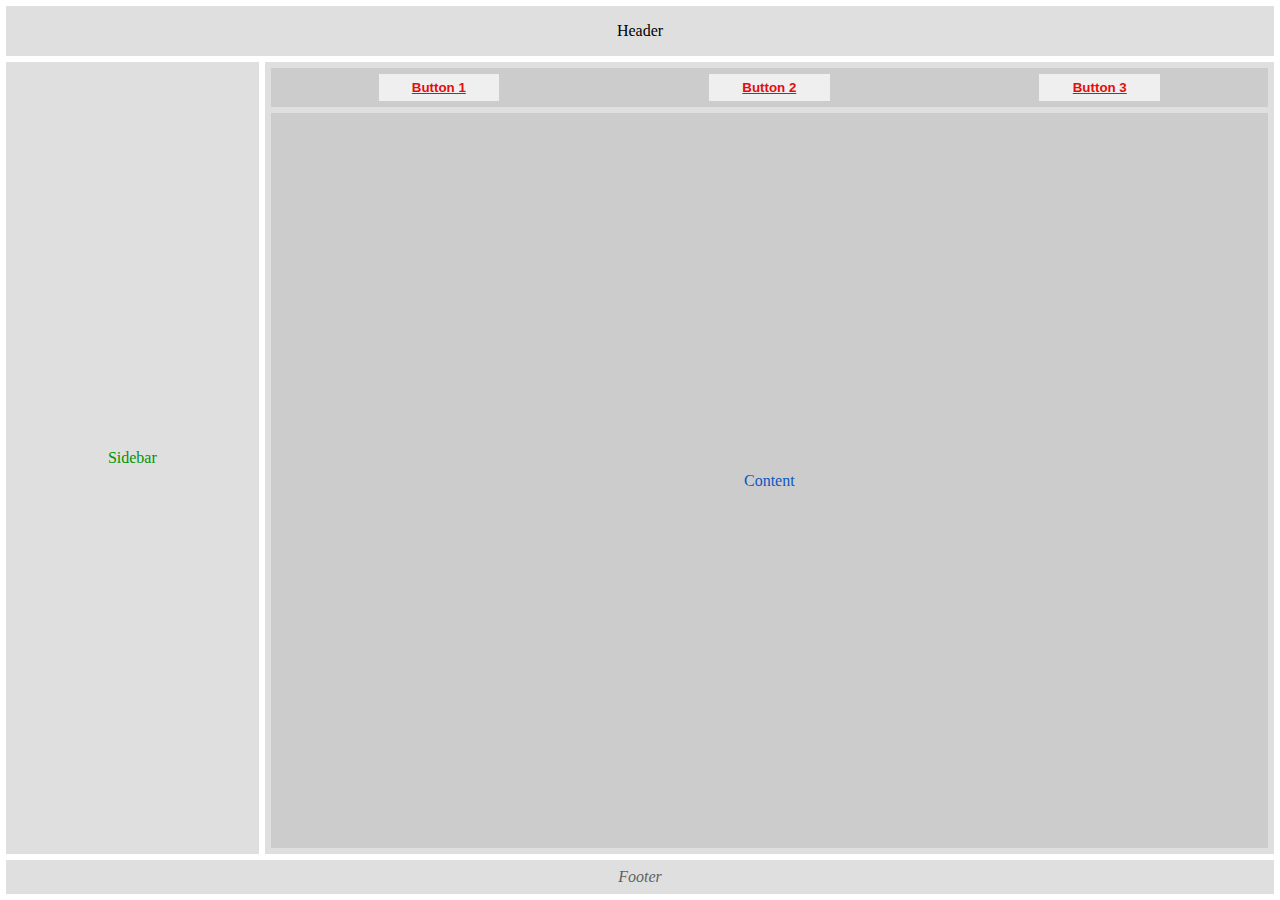
<file: html-css-level-1/task-four.html>
<!DOCTYPE html>
<html lang="en">
<head>
  <meta charset="UTF-8">
  <meta http-equiv="X-UA-Compatible" content="IE=edge">
  <meta name="viewport" content="width=device-width, initial-scale=1.0">
  <link rel="stylesheet" href="./styles/taskFour.css">
  <title>Task 4 Layout</title>
</head>
<body>
  <header class="bg-light-gray">Header</header>
  <div class="container">
    <aside class="sidebar bg-light-gray">
      <!-- the nav element is here just to illustrate what I think would be inside of this sidebar -->
      <nav></nav>
      Sidebar
    </aside>
    <main class="bg-light-gray">
      <section class="button__container bg-gray">
        <button>Button 1</button>
        <button>Button 2</button>
        <button>Button 3</button>
      </section>
      <article class="content bg-gray">
        Content
      </article>
    </main>
  </div>
  <footer class="bg-light-gray">Footer</footer>
</body>
</html>
</file>
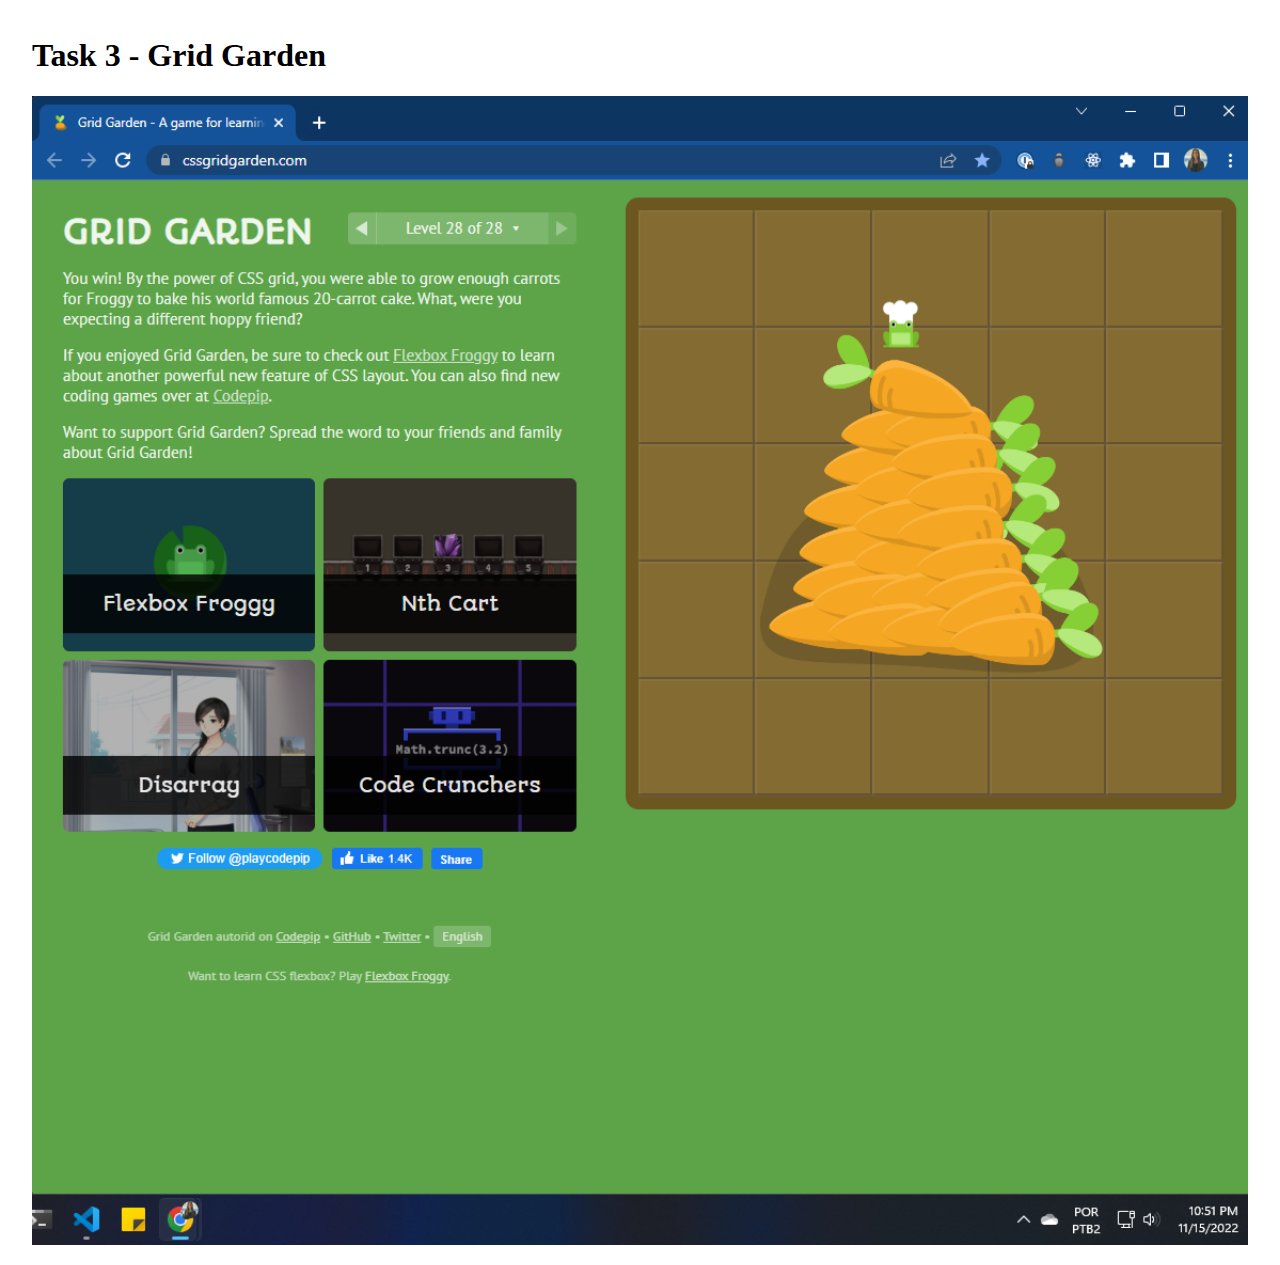
<file: html-css-level-2/task-three/task-three.html>
<!DOCTYPE html>
<html lang="en">
<head>
  <meta charset="UTF-8">
  <meta http-equiv="X-UA-Compatible" content="IE=edge">
  <meta name="viewport" content="width=device-width, initial-scale=1.0">
  <title>Task 3</title>
</head>
<body style="margin: 0">
  <main style="padding: 1rem 2rem">
    <h1>Task 3 - Grid Garden</h1>
    <img style="width: 100%" src="./grid-garden.png" alt="Isabelly's Grid Garden game completion screenshot">
  </main>
</body>
</html>
</file>
<file: styles/styles.css>
@import "globalVariables.css";

body {
    color: var(--dark-gray);
    font-family: Montserrat;
    width: 90%;
    max-width: 800px;
    margin: 40px auto; 
}

h1 {
    color: var(--main-blue);
    text-align: center;
    font-weight: 700;
}

h2 {
    font-weight: 600;
}

a:link, a:visited {
    color: var(--main-blue);
    text-decoration: none;
}

a:hover, a:active {
    color: var(--light-blue);
}

img {
    width: 100%;
}

pre {
    font-size: 1rem;
    white-space: pre-line;
    background-color: var(--gray);
    padding: 16px;
    border-radius: 8px;
}

code {
    font-family: Consolas,"courier new";
    background-color: var(--gray);
    padding: 2px;
}

li::marker {
    color: var(--main-blue);
    font-weight: 500;
}

.bold {
    font-weight: 600;
}

.page-content__list > *:not(:first-child) {
    margin-top: 8px;
}

.task {
    margin-bottom: 30px;
}

.task__table {
    border-collapse: collapse;
    margin-bottom: 30px;
    width: 100%;
}

.task__table td {
    padding: 8px;
    border: 1px solid var(--dark-gray);
}

.task-one__subtasks > * {
    margin-top: 20px;
}

.task-one__elements > * {
    margin-top: 10px;
}

.task-four__list > * {
    margin-top: 10px;
}
</file>
<file: html-css-level-1/styles/styles.css>
@import "globalVariables.css";

body {
    color: var(--dark-gray);
    font-family: Montserrat;
    width: 90%;
    max-width: 800px;
    margin: 40px auto; 
}

h1 {
    color: var(--main-blue);
    text-align: center;
    font-weight: 700;
}

h2 {
    font-weight: 600;
}

a:link, a:visited {
    color: var(--main-blue);
    text-decoration: none;
}

a:hover, a:active {
    color: var(--light-blue);
}

img {
    width: 100%;
}

pre {
    font-size: 1rem;
    white-space: pre-line;
    background-color: var(--gray);
    padding: 16px;
    border-radius: 8px;
}

code {
    font-family: Consolas,"courier new";
    background-color: var(--gray);
    padding: 2px;
}

li::marker {
    color: var(--main-blue);
    font-weight: 500;
}

.bold {
    font-weight: 600;
}

.page-content__list > *:not(:first-child) {
    margin-top: 8px;
}

.task {
    margin-bottom: 30px;
}

.task__table {
    border-collapse: collapse;
    margin-bottom: 30px;
    width: 100%;
}

.task__table td {
    padding: 8px;
    border: 1px solid var(--dark-gray);
}

.task-one__subtasks > * {
    margin-top: 20px;
}

.task-one__elements > * {
    margin-top: 10px;
}

.task-four__list > * {
    margin-top: 10px;
}
</file>
<file: html-css-level-2/task-one/styles.css>
:root {
  /* colors (from https://design.toptal.net/brand-guidelines/color) */
  --green: #00CC83;
  --dark-green: #03B080;
  --grey: #C4C6CA;
  --dark-grey: #455065;
  --darker-grey: #262D3D;
}

* {
  box-sizing: border-box;
}

html {
  font-family: 'Montserrat', sans-serif;
}

body {
  background-color: var(--darker-grey);
  margin: 0;
}

main {
  display: flex;
  flex-direction: column;
  color: var(--grey);
  min-height: 100vh;
  padding: 1rem 1.5rem;
}

a:link, a:visited {
  color: var(--green);
  text-decoration: none;
}

a:hover, a:active {
  color: var(--dark-green);
}

.page__title {
  color: var(--green);
}

.form-container {
  display: flex;
  flex-direction: column;
  align-self: center;
  align-items: center;
  gap: 2rem;
  border: 1px solid var(--dark-grey);
  border-radius: 1rem;
  padding: 1.5rem;
}

.form__title {
  color: var(--green);
  text-align: center;
  margin: 0;
}

.form {
  display: grid;
  place-items: center;
  gap: 1rem;
  width: 100%;
}

.form__email-container, .form__password-container,
.form__birthday-container, .form__pizza-container,
.form__message-container {
  display: grid;
  gap: .5rem;
  width: 100%;
}

.form__label {
  font-size: 1rem;
}

.form__input, .form__select, .form__message {
  color: inherit;
  font-size: 1rem;
  background-color: var(--dark-grey);
  border: none;
  border-radius: .5rem;
  padding: .5rem;
}

.form__message {
  height: 160px;
}

.form__termsOfUse-container {
  display: flex;
  align-items: center;
  gap: .5rem;
  width: 100%;
}

.form__checkbox {
  appearance: none;
	position: relative;
	background-color: var(--dark-grey);
  border-radius: .25rem;
	padding: .6rem;
  transition: .2s;
}

.form__checkbox:checked {
	background-color: var(--green);
}

.form__checkbox:checked:after {
	content: '\2714';
  position: absolute;
	top: 0;
	left: .2rem;
  color: var(--darker-grey);
	font-size: 1rem;
}

.form__button {
  color: var(--darker-grey);
  font-family: inherit;
  font-size: inherit;
  font-weight: 700;
  text-transform: uppercase;
  background-color: var(--green);
  border: none;
  border-radius: .5rem;
  width: 100%;
  padding: .75rem;

  transition: .2s;
  cursor: pointer;
}

.form__button:hover {
  background-color: var(--dark-green);
}

/* > mobile large */
@media (min-width: 524px) {
  .form {
    grid-template-columns: 1fr 1fr;
  }

  .form__email-container, .form__password-container,
  .form__message-container, .form__termsOfUse-container,
  .form__button {
    grid-column: 1 / 3;
  }
}

/* > tablet */
@media (min-width: 768px) {
  .form__email-container, .form__password-container,
  .form__birthday-container, .form__pizza-container,
  .form__message-container {
    min-width: 300px;
  }

  .form__email-container {
    grid-column: 1 / 2;
  }

  .form__password-container {
    grid-column: 2 / 3;
  }
}
</file>
<file: html-css-level-2/task-three/styles.css>
body {
  background-color: #262D3D;
  margin: 0;
}

main {
  display: grid;
  padding: 1rem 2rem;
}

h1 {
  color: #C4C6CA;
  margin: 2rem 0;
}

img {
  width: 100%;
  max-width: 800px;
  margin: 0 auto;
}
</file>
<file: html-css-level-2/extra-exercises/section-2/task-2-1.css>
* {
  box-sizing: border-box;
}

body {
  margin: 0;
}

.container {
  display: grid;
  grid-template-columns: repeat(4, 1fr);
  grid-template-rows: 1fr 5fr 1fr;
  gap: 6px;
  font-family: 'Montserrat', sans-serif;
  font-size: 1.5rem;
  color: #FFF;
  padding: 8px;
  min-height: 100vh;
}

.container .one, .container .two,
.container .three, .container .four,
.container .five {
  display: grid;
  justify-items: center;
  align-items: center;
}

.container .one {
  grid-column: 1 / -1;
  background-color: #F1A076;
}

.container .two {
  background-color: #F8D588;
}

.container .three {
  grid-column: 2 / -1;
  background-color: #CBD784;
}

.container .four {
  grid-column: span 2;
  background-color: #8BBAAA;
}

.container .five {
  grid-column: span 2;
  background-color: #97CCE8;
}
</file>
<file: html-css-level-2/extra-exercises/section-2/task-2-2.css>
* {
  box-sizing: border-box;
}

body {
  margin: 0;
}

.container {
  display: grid;
  grid-template-columns: repeat(3, 1fr);
  grid-template-rows: 3fr 3fr 1fr;
  gap: 6px;
  font-family: 'Montserrat', sans-serif;
  font-size: 1.5rem;
  color: #FFF;
  padding: 8px;
  min-height: 100vh;
}

.container .one, .container .two,
.container .three, .container .four,
.container .five {
  display: grid;
  justify-items: center;
  align-items: center;
}

.container .one {
  grid-column: span 2;
  background-color: #F1A076;
}

.container .two {
  background-color: #F8D588;
}

.container .three {
  background-color: #CBD784;
}

.container .four {
  grid-column: 3 / 4;
  grid-row: 1 / 3;
  background-color: #8BBAAA;
}

.container .five {
  grid-column: span 3;
  background-color: #97CCE8;
}
</file>
<file: html-css-level-2/extra-exercises/section-2/task-2-3.css>
* {
  box-sizing: border-box;
}

body {
  margin: 0;
}

.container {
  display: grid;
  grid-template-columns: 1fr 3fr 1fr;
  grid-template-rows: 1fr 1fr 5fr;
  gap: 6px;
  font-family: 'Montserrat', sans-serif;
  font-size: 1.5rem;
  color: #FFF;
  padding: 8px;
  min-height: 100vh;
}

.container .one, .container .two,
.container .three, .container .four,
.container .five {
  display: grid;
  justify-items: center;
  align-items: center;
}

.container .one {
  grid-row: 1 / -1;
  background-color: #F1A076;
}

.container .two {
  grid-column: 2 / -1;
  background-color: #F8D588;
}

.container .three {
  grid-column: 2 / -2;
  background-color: #CBD784;
}

.container .four {
  background-color: #8BBAAA;
}

.container .five {
  grid-column: 2 / -1;
  grid-row: 3 / -1;
  background-color: #97CCE8;
}
</file>
<file: html-css-level-2/extra-exercises/section-2/task-2-4/styles.css>
* {
  box-sizing: border-box;
}

body {
  margin: 0;
}

p {
  margin: 0;
}

.container, h2, h3 {
  font-family: 'Montserrat', sans-serif;
  font-size: 1.5rem;
  color: #FFF;
  margin: 0;
}

.container {
  display: grid;
  grid-template-columns: 1fr 4fr;
  grid-template-rows: 1fr 4fr 1fr;
  gap: 6px;
  padding: .5rem;
  height: 100vh;
}

header {
  display: grid;
  grid-template-columns: minmax(min-content, 15%) auto;
  grid-column: 1 / -1;
  gap: 1rem;
  padding: 1rem;
  background-color: #F1A076;
}

header > * {
  display: grid;
  align-items: center;
  background-color: #F8D588;
}

.logo {
  justify-items: center;
}

header > nav {
  padding: 1rem 2rem;
}

aside {
  display: grid;
  grid-row: 2 / -1;
  gap: 1rem;
  padding: 1rem;
  background-color: #D3E960;
}

aside > * {
  display: grid;
  justify-items: center;
  background-color: #ACB95F;
  padding: 2rem;
}

main {
  display: grid;
  grid-template-columns: repeat(3, 1fr);
  gap: 1rem;
  padding: 3rem;
  background-color: #8BBAAA;
}

main > * {
  background-color: #A0DFCB;
  padding: 2rem;
}

footer {
  display: grid;
  grid-template-columns: auto minmax(min-content, 25%);
  gap: 1rem;
  padding: 1rem;
  background-color: #97CCE8;
}

footer > * {
  display: grid;
  align-items: center;
  background-color: #8E9CC3;
  padding: 1rem 2rem;
}
</file>
<file: styles/taskFour.css>
:root {
  --light-gray: #dfdfdf;
  --medium-gray: #cccccc;
  --dark-gray: #5f5f5f;
  --green: #009407;
  --blue: #0d56c4;
  --red: #e40d0d;
  --gap: 6px;
}

* {
  box-sizing: border-box;
}

body {
  display: flex;
  flex-direction: column;
  gap: var(--gap);
  text-align: center;
  min-height: 100vh;
  padding: var(--gap);
  margin: 0;
}

/* utility classes */
.bg-light-gray {
  background-color: var(--light-gray);
}

.bg-gray {
  background-color: var(--medium-gray);
}

header {
  padding: 1em;
}

.container {
  display: flex;
  flex-grow: 1;
  gap: var(--gap);
  height: 100%;
}

.sidebar, .content {
  display: flex;
  justify-content: center;
  align-items: center;
  flex-grow: 1;
}

.sidebar {
  color: var(--green);
}

main {
  display: flex;
  flex-direction: column;
  flex-grow: 3;
  gap: var(--gap);
  padding: var(--gap);
}

.button__container {
  display: flex;
  justify-content: space-around;
  gap: var(--gap); /* for smaller screens */
  padding: var(--gap);
}

button {
  color: var(--red);
  font-weight: 800;
  text-decoration: underline;
  border: none;
  padding: var(--gap) 2.5em;
  transition: .2s;
}

button:hover {
  background-color: var(--light-gray);
}

.content {
  color: var(--blue);
}

footer {
  color: var(--dark-gray);
  font-style: italic;
  padding: 8px 0;
}
</file>
<file: html-css-level-1/styles/taskFour.css>
:root {
  --light-gray: #dfdfdf;
  --medium-gray: #cccccc;
  --dark-gray: #5f5f5f;
  --green: #009407;
  --blue: #0d56c4;
  --red: #e40d0d;
  --gap: 6px;
}

* {
  box-sizing: border-box;
}

body {
  display: flex;
  flex-direction: column;
  gap: var(--gap);
  text-align: center;
  min-height: 100vh;
  padding: var(--gap);
  margin: 0;
}

/* utility classes */
.bg-light-gray {
  background-color: var(--light-gray);
}

.bg-gray {
  background-color: var(--medium-gray);
}

header {
  padding: 1em;
}

.container {
  display: flex;
  flex-grow: 1;
  gap: var(--gap);
  height: 100%;
}

.sidebar, .content {
  display: flex;
  justify-content: center;
  align-items: center;
  flex-grow: 1;
}

.sidebar {
  color: var(--green);
}

main {
  display: flex;
  flex-direction: column;
  flex-grow: 3;
  gap: var(--gap);
  padding: var(--gap);
}

.button__container {
  display: flex;
  justify-content: space-around;
  gap: var(--gap); /* for smaller screens */
  padding: var(--gap);
}

button {
  color: var(--red);
  font-weight: 800;
  text-decoration: underline;
  border: none;
  padding: var(--gap) 2.5em;
  transition: .2s;
}

button:hover {
  background-color: var(--light-gray);
}

.content {
  color: var(--blue);
}

footer {
  color: var(--dark-gray);
  font-style: italic;
  padding: 8px 0;
}
</file>
